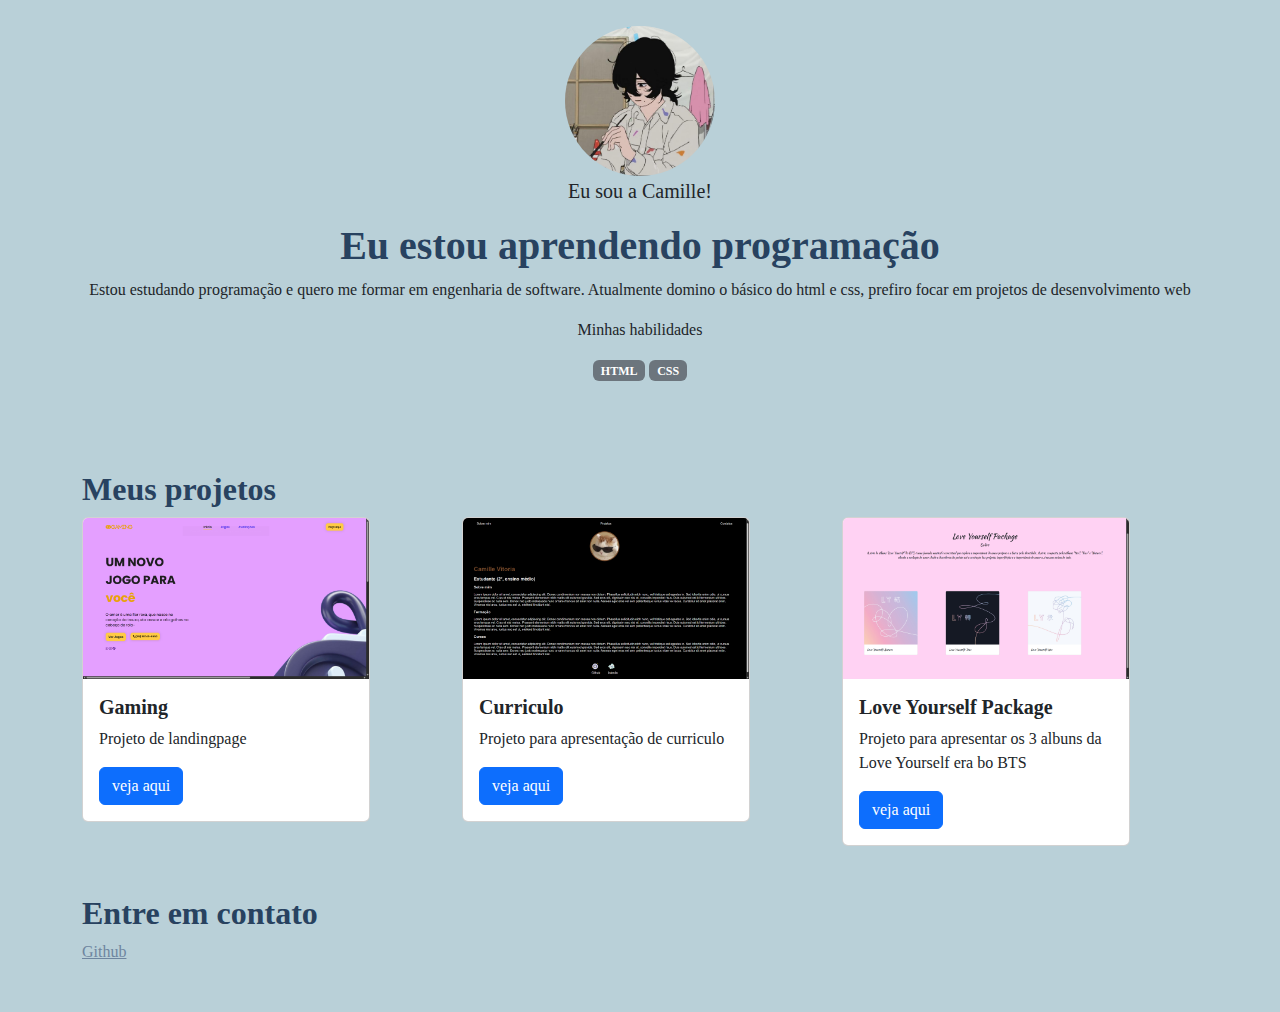
<file: index.html>
<!DOCTYPE html>
<html lang="pt-br">

<head>
  <meta charset="UTF-8">
    <meta name="viewport" content="width=device-width, initial-scale=1.0">
    <link href="https://cdn.jsdelivr.net/npm/bootstrap@5.3.2/dist/css/bootstrap.min.css" rel="stylesheet">
    <link rel="stylesheet" href="https://cdn.jsdelivr.net/npm/bootstrap-icons@1.11.3/font/bootstrap-icons.min.css">
    <link rel="stylesheet" href="style.css">
    <title>Meu portfólio</title>
</head>

<script>
  src = "https://cdn.jsdelivr.net/npm/bootstrap@5.3.3/dist/js/bootstrap.bundle.min.js"
  integrity = "sha384-YvpcrYf0tY3lHB60NNkmXc5s9fDVZLESaAA55NDzOxhy9GkcIdslK1eN7N6jIeHz"
  crossorigin = "anonymous"
</script>

<body>
  <header class="container text-center">
    <img src="img/perfil.png" alt="avatar" class="rounded-circle" width="150" height="150">
    <p class="lead">Eu sou a Camille!</p>
    <h1>Eu estou aprendendo programação</h1>
    <p>
      Estou estudando programação e quero me formar em engenharia de software. Atualmente domino o básico do html e css,
      prefiro focar em projetos de desenvolvimento web
    </p>
    <p>Minhas habilidades</p>
    <div>
      <p class="badge text-bg-secondary">HTML</p>
      <P class="badge text-bg-secondary">CSS</P>
    </div>
  </header>
  <main class="container mt-5">
    <h2>Meus projetos</h2>
    <div class="row">
      <div class="col-md-4">
        <div class="card" style="width: 18rem;">
          <img src="img/landingpage.png" class="card-img-top" alt="...">
          <div class="card-body">
            <h5 class="card-title">Gaming</h5>
            <p class="card-text">Projeto de landingpage</p>
            <a href="landingpage/index.html" class="btn btn-primary">veja aqui</a>
          </div>
        </div>
      </div>
      <div class="col-md-4">
        <div class="card" style="width: 18rem;">
          <img src="img/curriculo.png" class="card-img-top" alt="...">
          <div class="card-body">
            <h5 class="card-title">Curriculo</h5>
            <p class="card-text">Projeto para apresentação de curriculo</p>
            <a href="site aula de tecnologia/index.html" class="btn btn-primary">veja aqui</a>

          </div>
        </div>
      </div>
      <div class="col-md-4">
        <div class="card" style="width: 18rem;">
          <img src="img/Captura de tela 2025-06-30 000902.png" class="card-img-top" alt="...">
          <div class="card-body">
            <h5 class="card-title">Love Yourself Package</h5>
            <p class="card-text">Projeto para apresentar os 3 albuns da Love Yourself era bo BTS</p>
            <a href="love yourself package/index.html" class="btn btn-primary">veja aqui</a>

          </div>
        </div>
      </div>

  </main>

<footer class="container py-5">
  <h2>Entre em contato</h2>
  <a href="https://github.com/goominn">Github</a>
</footer>

</body>

</html>
</file>
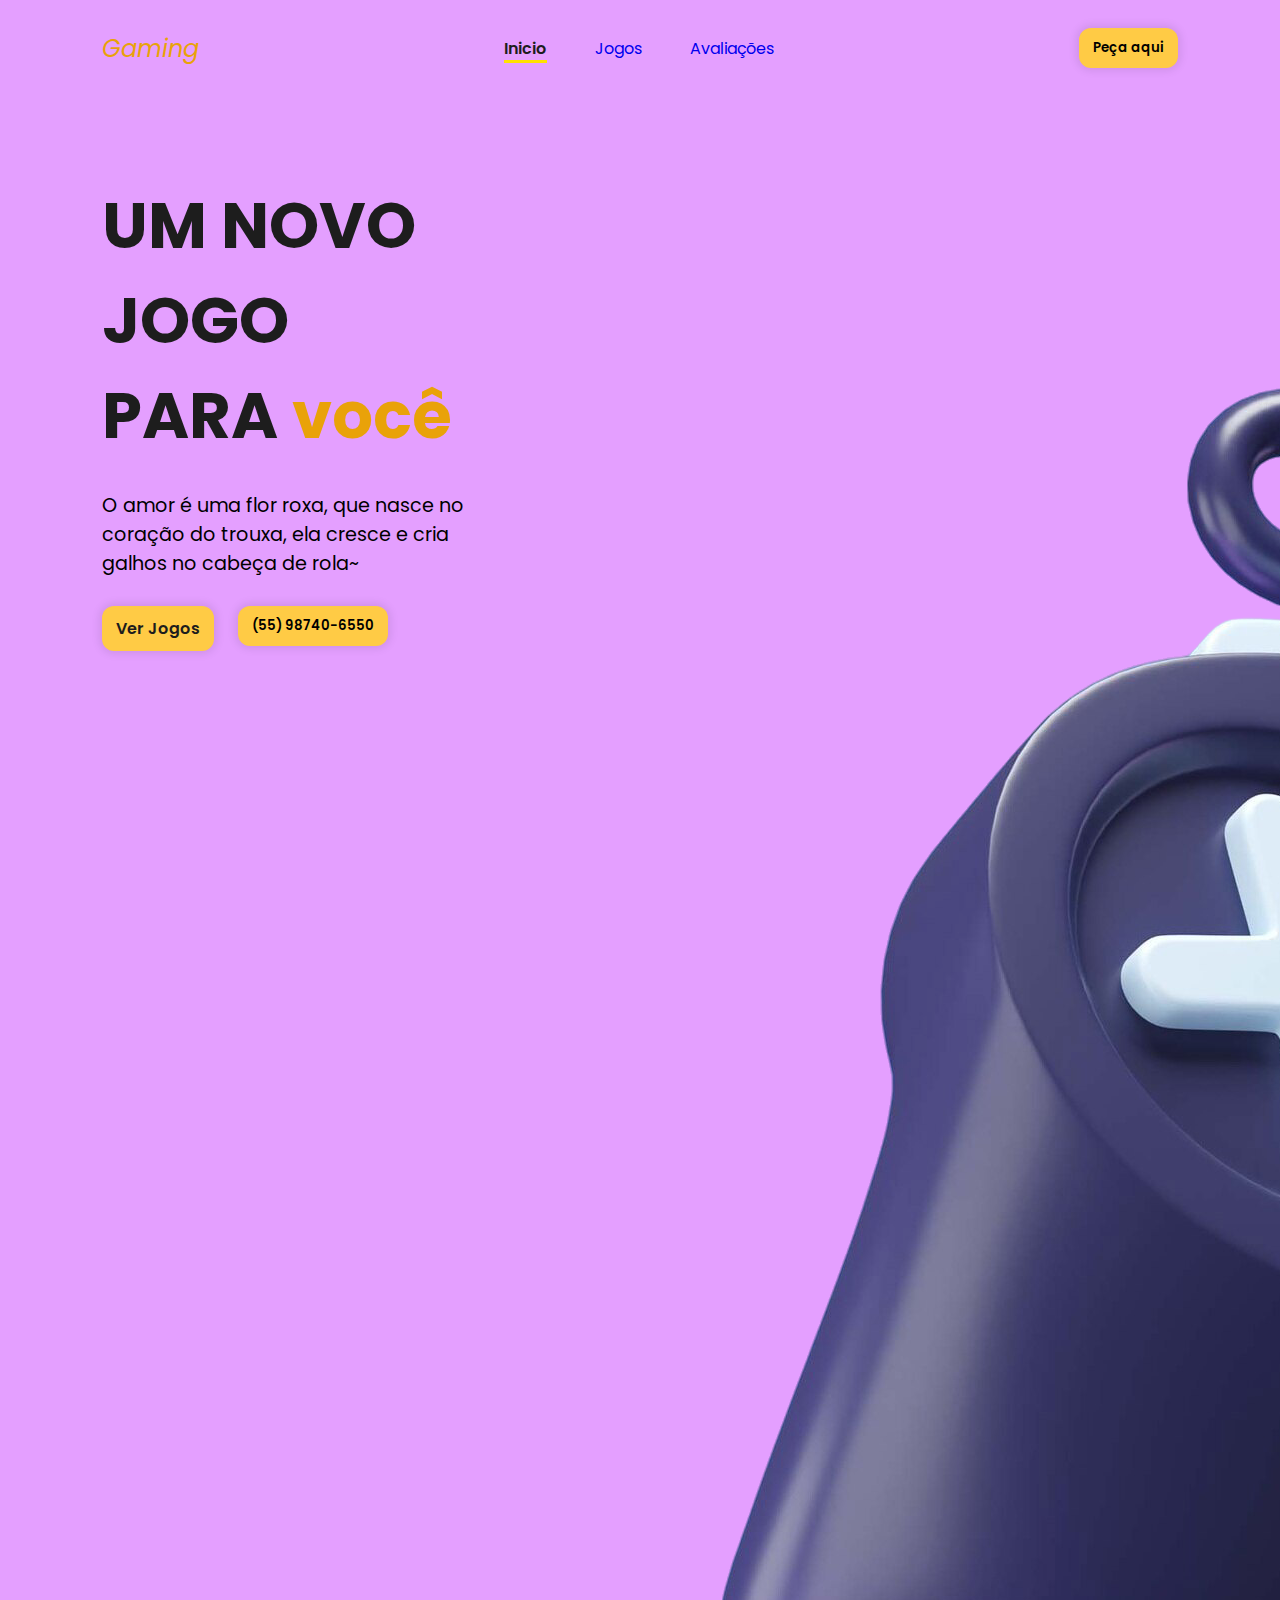
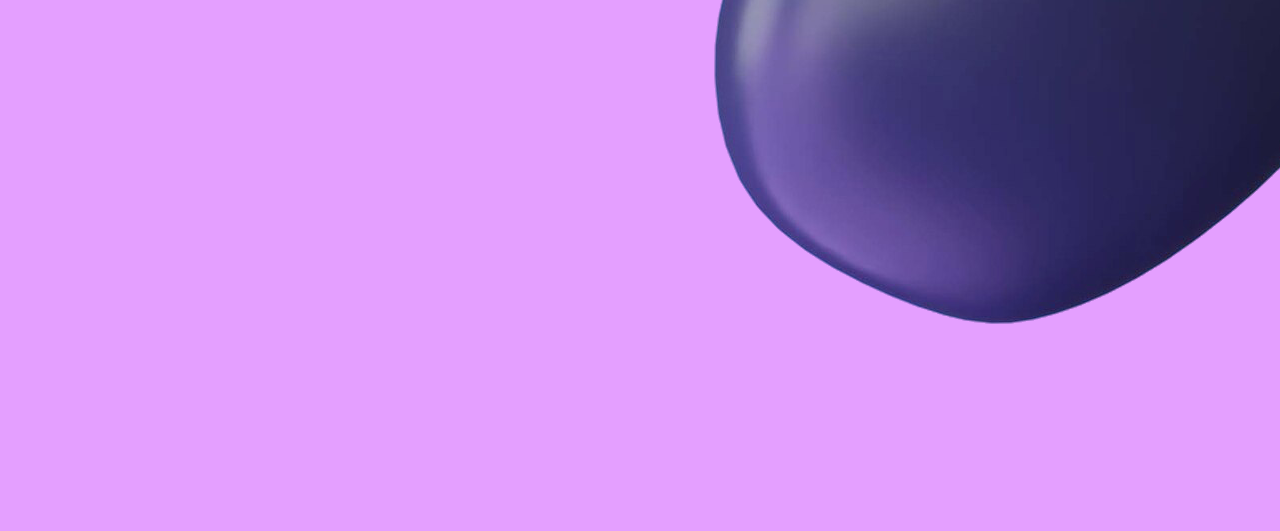
<file: landingpage/index.html>
<!DOCTYPE html>
<html lang="pt-br">
<head>
    <meta charset="UTF-8">
    <meta name="viewport" content="width=device-width, initial-scale=1.0">
    <title>landing page</title>
    <link rel="stylesheet" href="https://cdnjs.cloudflare.com/ajax/libs/font-awesome/6.7.1/css/all.min.css" integrity="sha512-5Hs3dF2AEPkpNAR7UiOHba+lRSJNeM2ECkwxUIxC1Q/FLycGTbNapWXB4tP889k5T5Ju8fs4b1P5z/iB4nMfSQ==" crossorigin="anonymous" referrerpolicy="no-referrer" />
    <link rel="stylesheet" href="src/styles/styles.css">
    <link rel="stylesheet" href="src/styles/header.css">
    <link rel="stylesheet" href="src/styles/home.css">
    
    <script src="https://cdnjs.cloudflare.com/ajax/libs/jquery/3.7.1/jquery.min.js" integrity="sha512-v2CJ7UaYy4JwqLDIrZUI/4hqeoQieOmAZNXBeQyjo21dadnwR+8ZaIJVT8EE2iyI61OV8e6M8PP2/4hpQINQ/g==" crossorigin="anonymous" referrerpolicy="no-referrer"></script>
</head>
<body>
    <header>
        <nav id="navbar">
            <i class="fa-solid fa-gamepad" id="nav_logo">Gaming</i>
            <ul id="nav_list">
                <li class="nav-item active">
                    <a href="#home">Inicio</a>
                </li>
                <li class="nav_item">
                    <a href="#menu">Jogos</a>
                </li>
                <li class="nav_item">
                    <a href="#testmonials">Avaliações</a>
                </li>
            </ul>
            <button class="btn-default">
                Peça aqui
            </button>
            <button id="mobile-btn">
                <i class="fa-solid fa-bars"></i>
            </button>
        </nav>
<div id="mobile-menu">
    <ul id="mobile_nav_list">
        <li class="nav_item">
            <a href="#home">Inicio</a>
        </li>
        <li class="nav_item">
            <a href="#menu">Jogos</a>
        </li>
        <li class="nav_item">
            <a href="#testmonials">Avaliações</a>
        </li>
    </ul>
    <button class="btn-default">
        Compre Aqui
    </button>
</div>

    </header>
    <main>
        <section id="home">
             <div class="shape"></div>
            <div id="cta">
<h1 class="title">
    UM NOVO JOGO PARA <span>você</span>
</h1>

<p class="description">
    O amor é uma flor roxa, que nasce no coração do trouxa, ela cresce e cria galhos no cabeça de rola~
</p>
<div id="cta-buttons">
    <a href="#" class="btn-default">Ver Jogos</a>
    <a href="tel:+123456789" id="phone_number">
        <button class="btn-default">
            <i class="fa-solid fa-phone"></i>
            (55) 98740-6550
        </button>
    </a>
</div>
<div class="social-media-buttons">
    <a href="">
        <i class="fa-brands fa-whatsapp"></i>
    </a>
    <a href="">
        <i class="fa-brands fa-instagram"></i>
    </a>
    <a href="">
        <i class="fa-brands fa-facebook"></i>
    </a>  
</div>
            </div>

            <div id="banner">
<img src="src/images/ilustracao-3d-do-controlador-de-jogos-de-brinquedo-infantil.png" alt="">
            </div>
        </section>
    </main>


    <script src="src/javascript/script.js"></script>
</body>
</html>
</file>
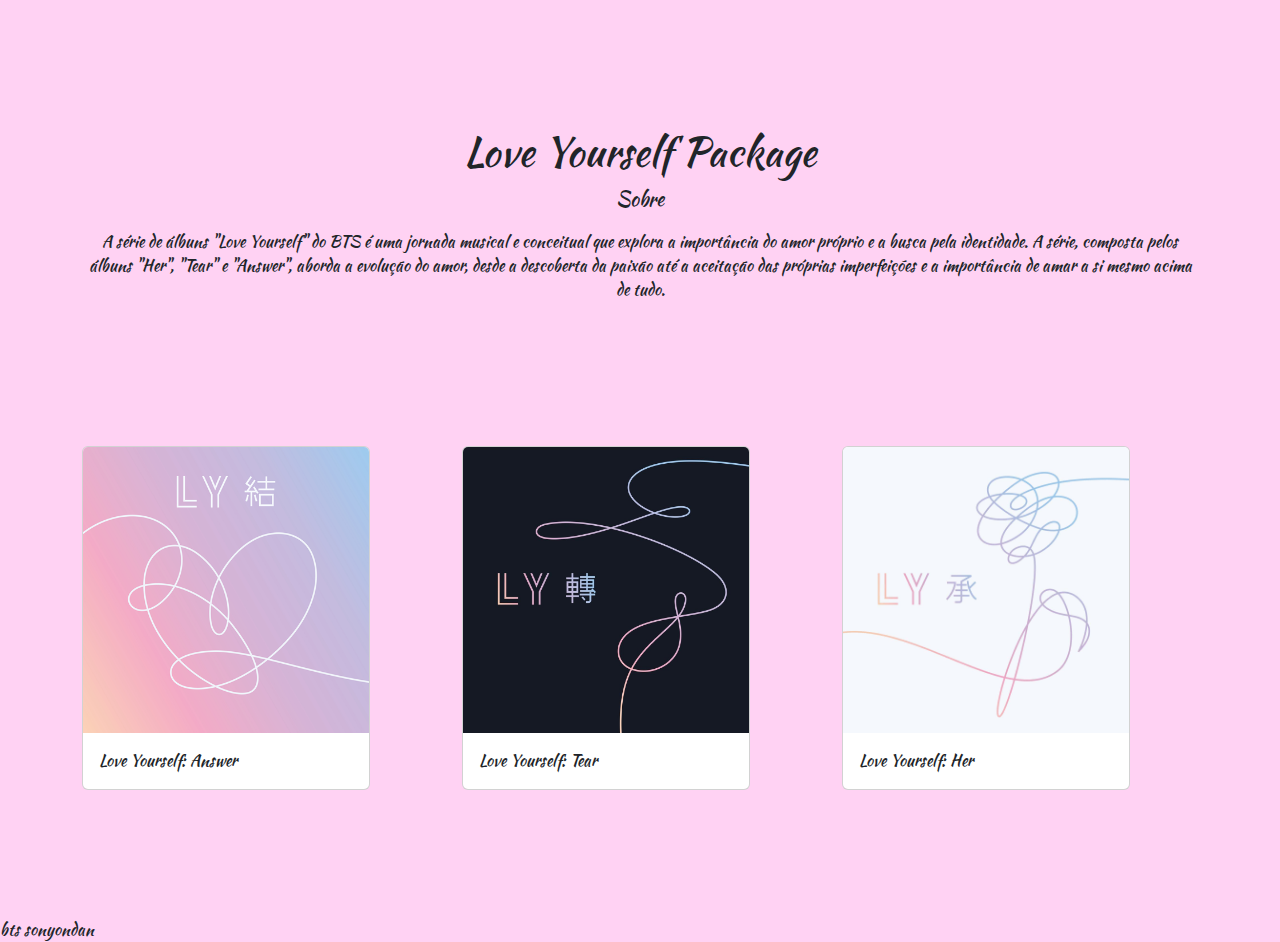
<file: love yourself package/index.html>
<!DOCTYPE html>
<html lang="pt-br">

<head>
    <meta charset="UTF-8">
    <meta name="viewport" content="width=device-width, initial-scale=1.0">
    <link href="https://cdn.jsdelivr.net/npm/bootstrap@5.3.2/dist/css/bootstrap.min.css" rel="stylesheet">
    <link rel="stylesheet" href="https://cdn.jsdelivr.net/npm/bootstrap-icons@1.11.3/font/bootstrap-icons.min.css">
    <link rel="stylesheet" href="style.css">
    <title>Love Yourself Package</title>
</head>

<script>
    src = "https://cdn.jsdelivr.net/npm/bootstrap@5.3.3/dist/js/bootstrap.bundle.min.js"
    integrity = "sha384-YvpcrYf0tY3lHB60NNkmXc5s9fDVZLESaAA55NDzOxhy9GkcIdslK1eN7N6jIeHz"
    crossorigin = "anonymous"
</script>


<body>
   
    <header class="container text-center">
        <h1>Love Yourself Package</h1>
        <p class="lead">Sobre</p>
        <p>A série de álbuns "Love Yourself" do BTS é uma jornada musical e conceitual que explora a importância do amor
            próprio e a busca pela identidade. A série, composta pelos álbuns "Her", "Tear" e "Answer", aborda a
            evolução do amor, desde a descoberta da paixão até a aceitação das próprias imperfeições e a importância de
            amar a si mesmo acima de tudo. </p>
    </header>
    <main class="container">
        <div class="row">
            <div class="col-md-4">
            <div class="card" style="width: 18rem;">
                <a href="subpage/answer.html"><img src="img/BTS_–_“love_yourself,_answer”.png" class="card-img-top"
                        alt="..."></a>
                <div class="card-body">
                    <p class="card-text">Love Yourself: Answer</p>
                </div>
            </div>
        </div>
        
        
            <div class="col-md-4">
            <div class="card" style="width: 18rem;">
                <a href="subpage/tear.html"><img src="img/tear.jpg" class="card-img-top" alt="..."></a>
                <div class="card-body">
                    <p class="card-text">Love Yourself: Tear</p>
                </div>
            </div>
        </div>
        

        
            <div class="col-md-4">
                <div class="card" style="width: 18rem;">
                    <a href="subpage/her.html"><img src="img/her.jpg" class="card-img-top" alt="..."></a>
                    <div class="card-body">
                        <p class="card-text">Love Yourself: Her</p>
                    </div>
                </div>
            </div>
        </div>
    </main>
    <footer>
        bts sonyondan
    </footer>
</body>

</html>
</file>
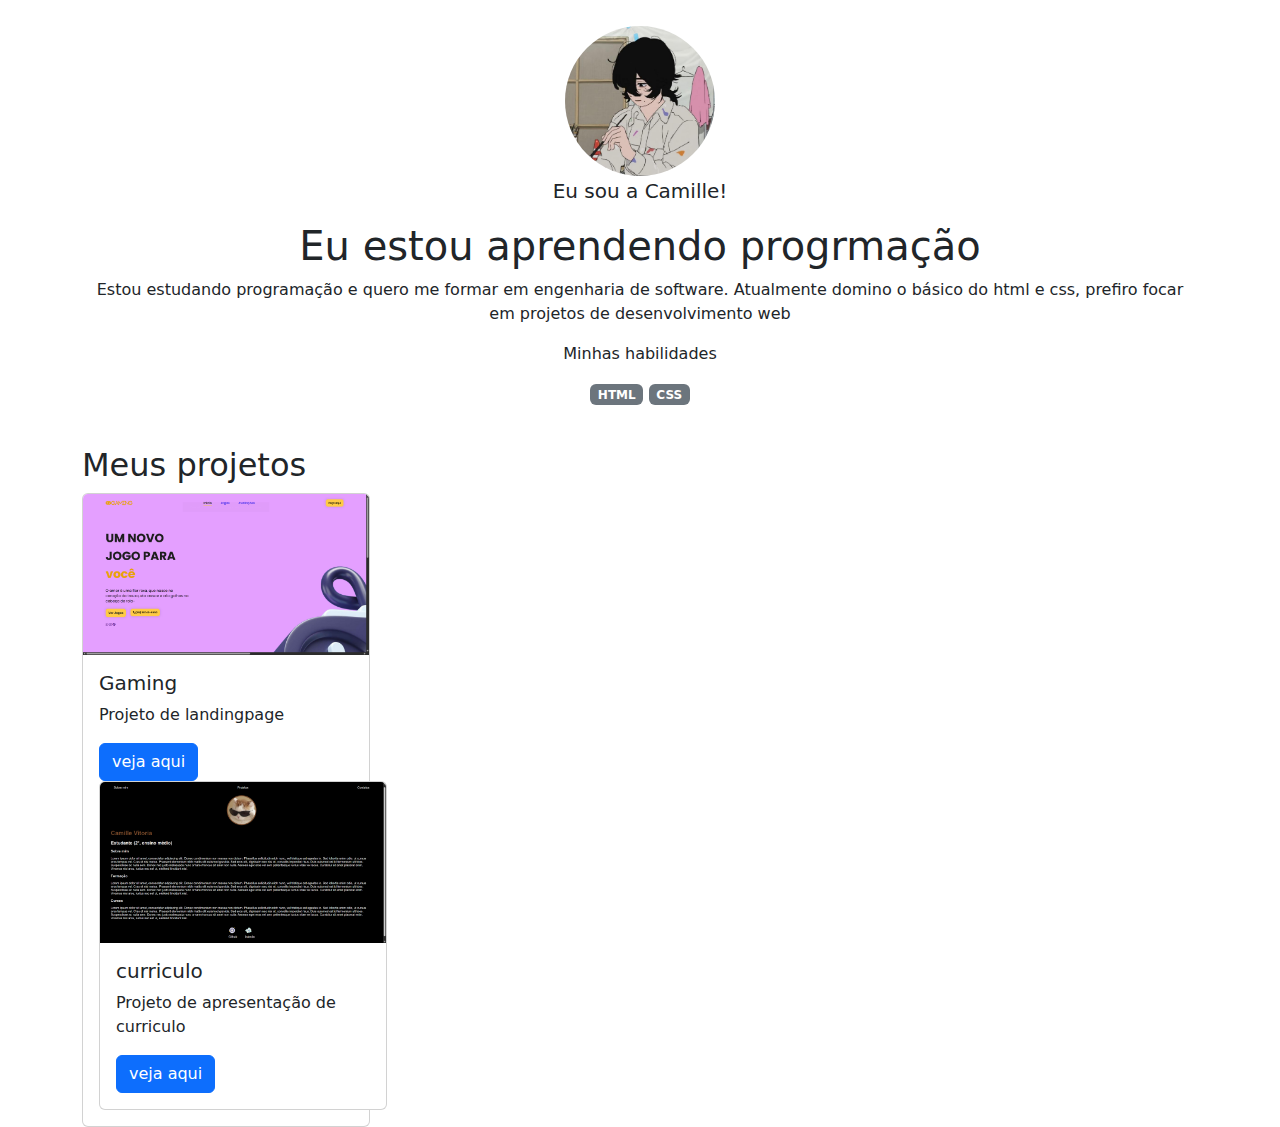
<file: portfolio/index.html>
<!DOCTYPE html>
<html lang="pt-br">
<head>
    <meta charset="UTF-8">
    <meta name="viewport" content="width=device-width, initial-scale=1.0">
    <link rel="stylesheet" href="style.css">
    
  <link href="https://cdn.jsdelivr.net/npm/bootstrap@5.3.3/dist/css/bootstrap.min.css" rel="stylesheet" integrity="sha384-QWTKZyjpPEjISv5WaRU9OFeRpok6YctnYmDr5pNlyT2bRjXh0JMhjY6hW+ALEwIH"  crossorigin="anonymous"  />
    <title>Portifolio</title>
</head>

<script>
     src="https://cdn.jsdelivr.net/npm/bootstrap@5.3.3/dist/js/bootstrap.bundle.min.js"
    integrity="sha384-YvpcrYf0tY3lHB60NNkmXc5s9fDVZLESaAA55NDzOxhy9GkcIdslK1eN7N6jIeHz"
    crossorigin="anonymous"
</script>
<body>
    <header class="container text-center">
    <img src="img/perfil.png" alt="avatar" class="rounded-circle" width="150" height="150">
    <p class="lead">Eu sou a Camille!</p>
    <h1>Eu estou aprendendo progrmação</h1>
    <p>
        Estou estudando programação e quero me formar em engenharia de software. Atualmente domino o básico do html e css, prefiro focar em projetos de desenvolvimento web
    </p>
    <p>Minhas habilidades</p>
    <div>
        <p class="badge text-bg-secondary">HTML</p>
        <P class="badge text-bg-secondary">CSS</P>
    </div>
</header>
<main class="container">
    <h2>Meus projetos</h2>
    <div class="row">
        <div class="col-md-4">
            <div class="card" style="width: 18rem;">
  <img src="img/landingpage.png" class="card-img-top" alt="...">
  <div class="card-body">
    <h5 class="card-title">Gaming</h5>
    <p class="card-text">Projeto de landingpage</p>
    <a href="landingpage/index.html" class="btn btn-primary">veja aqui</a>
    <div class="card" style="width: 18rem;">
  <img src="img/curriculo.png" class="card-img-top" alt="...">
  <div class="card-body">
    <h5 class="card-title">curriculo</h5>
    <p class="card-text">Projeto de apresentação de curriculo</p>
    <a href="site aula de tecnologia/index.html" class="btn btn-primary">veja aqui</a>
  </div>
</div>
        </div>
    </div>

</main>
</body>
</html>
</file>
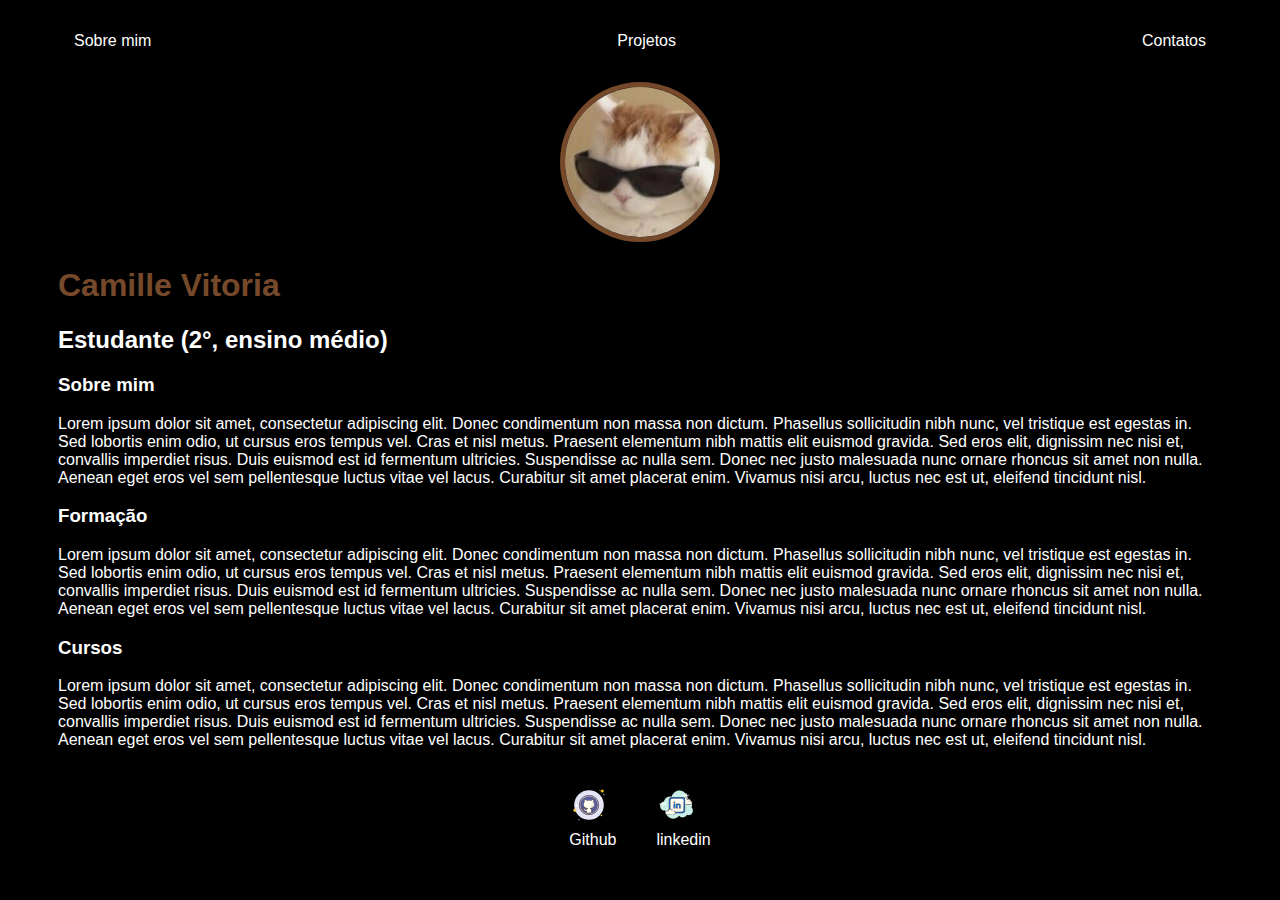
<file: site aula de tecnologia/index.html>
<!DOCTYPE html>
<html lang="PT-BR">
<head>
    <meta charset="UTF-8">
    <meta name="viewport" content="width=device-width, initial-scale=1.0">
    <title>Curriculo Camille</title>
    <link rel="stylesheet" href="index.css">
</head>
<body>
  <div class="contener">
    <nav>
         <ul>
             <li>
                 <a href="index.html">Sobre mim</a>
                
             </li>
             <li>
                <a href="project.html">Projetos</a>
               
            </li>
            <li>
                <a href="contact.html">Contatos</a>
               
            </li>

        </ul>
    </nav> 

<header>

    <div class="center">
        <img src="./img/92c90b01bef424d5649cba22b2f7dba3.jpg"></img>
    </div>

<h1>Camille Vitoria</h1>
<h2>Estudante (2°, ensino médio)</h2>
</header>

<main>
 <section>
    <h3>Sobre mim</h3>
    <p>Lorem ipsum dolor sit amet, consectetur adipiscing elit. Donec condimentum non massa non dictum. Phasellus sollicitudin nibh nunc, vel tristique est egestas in. Sed lobortis enim odio, ut cursus eros tempus vel. Cras et nisl metus. Praesent elementum nibh mattis elit euismod gravida. Sed eros elit, dignissim nec nisi et, convallis imperdiet risus. Duis euismod est id fermentum ultricies. Suspendisse ac nulla sem. Donec nec justo malesuada nunc ornare rhoncus sit amet non nulla. Aenean eget eros vel sem pellentesque luctus vitae vel lacus. Curabitur sit amet placerat enim. Vivamus nisi arcu, luctus nec est ut, eleifend tincidunt nisl.</p>
 </section>
 <section>
    <h3>Formação</h3>
    <p>Lorem ipsum dolor sit amet, consectetur adipiscing elit. Donec condimentum non massa non dictum. Phasellus sollicitudin nibh nunc, vel tristique est egestas in. Sed lobortis enim odio, ut cursus eros tempus vel. Cras et nisl metus. Praesent elementum nibh mattis elit euismod gravida. Sed eros elit, dignissim nec nisi et, convallis imperdiet risus. Duis euismod est id fermentum ultricies. Suspendisse ac nulla sem. Donec nec justo malesuada nunc ornare rhoncus sit amet non nulla. Aenean eget eros vel sem pellentesque luctus vitae vel lacus. Curabitur sit amet placerat enim. Vivamus nisi arcu, luctus nec est ut, eleifend tincidunt nisl.</p>
 </section>
 <section>
    <h3>Cursos</h3>
    <p>Lorem ipsum dolor sit amet, consectetur adipiscing elit. Donec condimentum non massa non dictum. Phasellus sollicitudin nibh nunc, vel tristique est egestas in. Sed lobortis enim odio, ut cursus eros tempus vel. Cras et nisl metus. Praesent elementum nibh mattis elit euismod gravida. Sed eros elit, dignissim nec nisi et, convallis imperdiet risus. Duis euismod est id fermentum ultricies. Suspendisse ac nulla sem. Donec nec justo malesuada nunc ornare rhoncus sit amet non nulla. Aenean eget eros vel sem pellentesque luctus vitae vel lacus. Curabitur sit amet placerat enim. Vivamus nisi arcu, luctus nec est ut, eleifend tincidunt nisl.</p>
 </section>
</main>

<footer>
<a href="https://github.com/goominn" target="_blank" rel="noopener noreferrer">
    <img src="./img/icons8-github (1).svg">
    <p>Github</p>
</a>
<a href="https://www.linkedin.com/in/camille-vitoria-118278329/" target="_blank" rel="noopener noreferrer">
    <img src="./img/icons8-linkedin (1).svg ">
    <p>linkedin</p>
</a>

</footer>
</div>
</body>
</html>
</file>
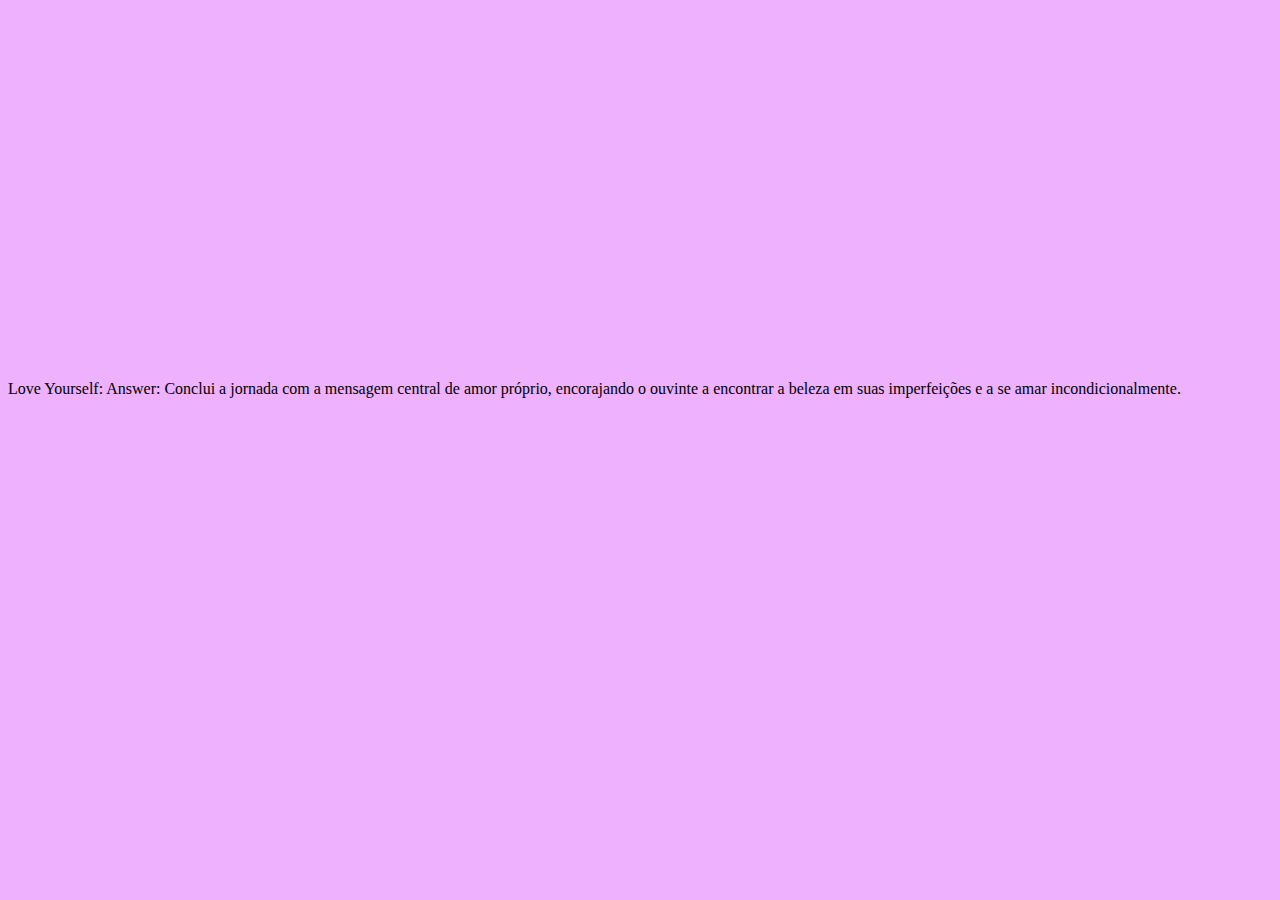
<file: love yourself package/subpage/answer.html>
<!DOCTYPE html>
<html lang="en">
<head>
    <meta charset="UTF-8">
    <meta name="viewport" content="width=device-width, initial-scale=1.0">
      <link rel="stylesheet" href="answer.css">
    <title>Document</title>
</head>
<body>
    <iframe style="border-radius:12px" src="https://open.spotify.com/embed/album/43wFM1HquliY3iwKWzPN4y?utm_source=generator" width="100%" height="352" frameBorder="0" allowfullscreen="" allow="autoplay; clipboard-write; encrypted-media; fullscreen; picture-in-picture" loading="lazy"></iframe>
    <p>Love Yourself: Answer:
                        Conclui a jornada com a mensagem central de amor próprio, encorajando o ouvinte a encontrar a
                        beleza em suas imperfeições e a se amar incondicionalmente. </p>
</body>
</html>
</file>
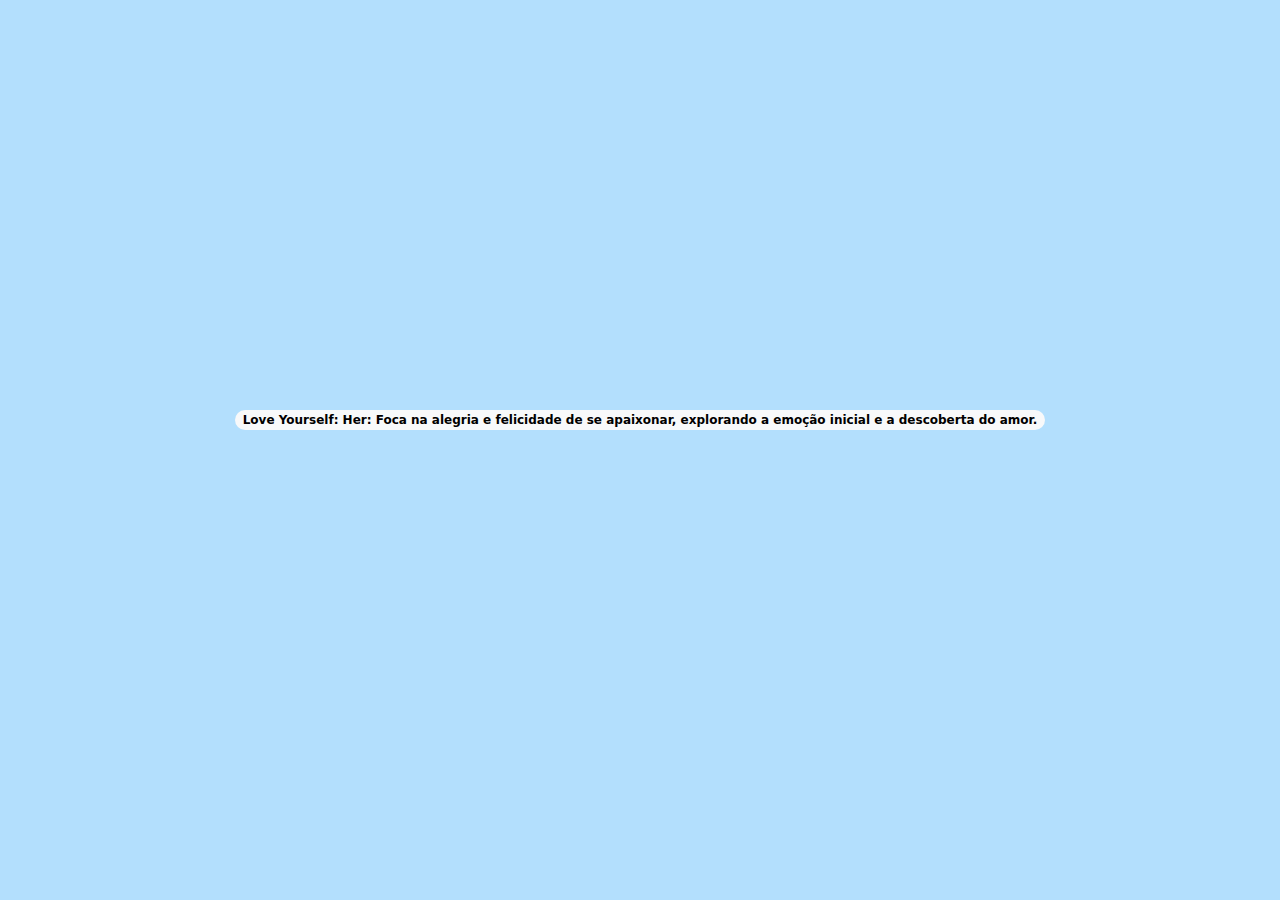
<file: love yourself package/subpage/her.html>
<!DOCTYPE html>
<html lang="en">
<head>
     <meta charset="UTF-8">
    <meta name="viewport" content="width=device-width, initial-scale=1.0">
    <link href="https://cdn.jsdelivr.net/npm/bootstrap@5.3.2/dist/css/bootstrap.min.css" rel="stylesheet">
    <link rel="stylesheet" href="https://cdn.jsdelivr.net/npm/bootstrap-icons@1.11.3/font/bootstrap-icons.min.css">

      <link rel="stylesheet" href="her.css">
    <title>Document</title>
</head>

<script>
    src = "https://cdn.jsdelivr.net/npm/bootstrap@5.3.3/dist/js/bootstrap.bundle.min.js"
    integrity = "sha384-YvpcrYf0tY3lHB60NNkmXc5s9fDVZLESaAA55NDzOxhy9GkcIdslK1eN7N6jIeHz"
    crossorigin = "anonymous"
</script>

<body class="mt-5">
   <iframe style="border-radius:12px" src="https://open.spotify.com/embed/album/07Rq17GzCnIdWJcyVHb57G?utm_source=generator" width="50%" height="352" frameBorder="0" allowfullscreen="" allow="autoplay; clipboard-write; encrypted-media; fullscreen; picture-in-picture" loading="lazy"></iframe>
  <br>
   <span class="badge rounded-pill text-bg-light">Love Yourself: Her:
                            Foca na alegria e felicidade de se apaixonar, explorando a emoção inicial e a descoberta do
                            amor.</span>

</body>

</html>
</file>
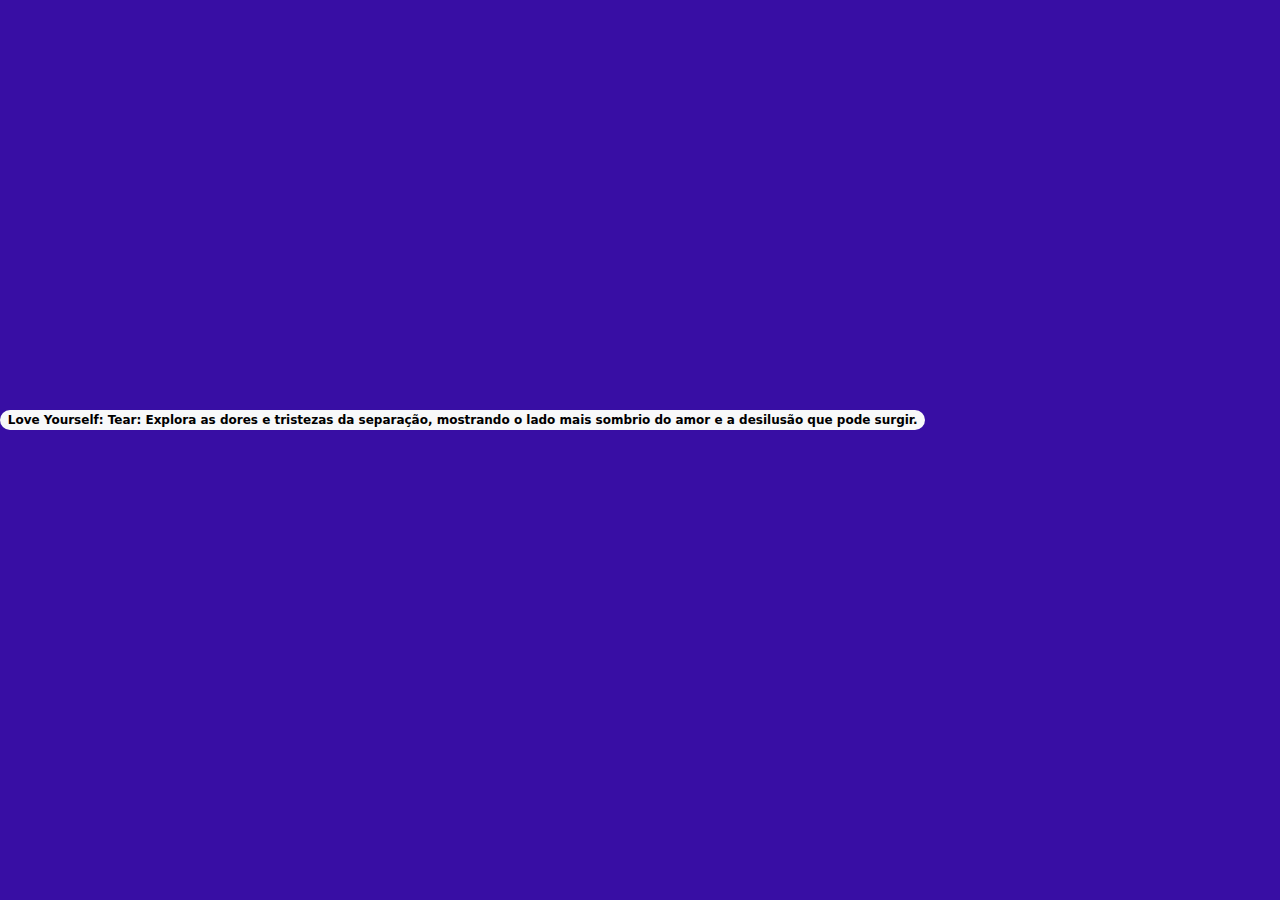
<file: love yourself package/subpage/tear.html>
<!DOCTYPE html>
<html lang="en">
<head>
     <meta charset="UTF-8">
    <meta name="viewport" content="width=device-width, initial-scale=1.0">
    <link href="https://cdn.jsdelivr.net/npm/bootstrap@5.3.2/dist/css/bootstrap.min.css" rel="stylesheet">
    <link rel="stylesheet" href="https://cdn.jsdelivr.net/npm/bootstrap-icons@1.11.3/font/bootstrap-icons.min.css">

      <link rel="stylesheet" href="tear.css">
    <title>Document</title>
</head>

<script>
    src = "https://cdn.jsdelivr.net/npm/bootstrap@5.3.3/dist/js/bootstrap.bundle.min.js"
    integrity = "sha384-YvpcrYf0tY3lHB60NNkmXc5s9fDVZLESaAA55NDzOxhy9GkcIdslK1eN7N6jIeHz"
    crossorigin = "anonymous"
</script>

<body class="mt-5">
    <iframe style="border-radius:12px" src="https://open.spotify.com/embed/album/4NIqCxqP9o8Tp6tGLBqd8O?utm_source=generator" width="50%" height="352" frameBorder="0" allowfullscreen="" allow="autoplay; clipboard-write; encrypted-media; fullscreen; picture-in-picture" loading="lazy"></iframe>
   <span class="badge rounded-pill text-bg-light">Love Yourself: Tear:
                        Explora as dores e tristezas da separação, mostrando o lado mais sombrio do amor e a desilusão
                        que pode surgir.</span>

</body>
</html>
</file>
<file: style.css>
@import url('https://fonts.googleapis.com/css2?family=Chakra+Petch:ital,wght@0,300;0,400;0,500;0,600;0,700;1,300;1,400;1,500;1,600;1,700&display=swap');


:root {
    --cor-principal: #6E859F;
    --cor-secundaria: #284260;
    --cor-destaque: #5787e8;
    --cor-background:#b9d0d8;
}

body {
    font-family: "Kaushan Script", cursive;
    background-color: var(--cor-background);
}

h1, h2, h5 {
    color: var(--cor-secundaria);
    font-weight: 700;
}

footer a {
    color: var(--cor-principal)
}

footer a:hover {
    color: var(--cor-destaque);
}

header{
    padding: 2%;
}
</file>
<file: landingpage/src/styles/styles.css>
@import url('https://fonts.googleapis.com/css2?family=Poppins:ital,wght@0,100;0,200;0,300;0,400;0,500;0,600;0,700;0,800;0,900;1,100;1,200;1,300;1,400;1,500;1,600;1,700;1,800;1,900&display=swap');
*{
    font-family: "Poppins", sans-serif;
    margin: 0%;
    padding:0%;
    box-sizing: border-box;
    text-decoration: none;
}

body{
    background-color: #e49fff;
}

section {
    padding: 28px 8%;
}

.btn-default {
    border:none;
    display: flex;
    align-items: center;
    background-color: #ffcb45;
    border-radius: 12px;
    padding: 10px 14px;
    font-weight: 600;       
    box-shadow:0px 0px 10px 2px rgba(0, 0, 0, 0.1);
    cursor: pointer;
    transition: background-color .3s ease;
}

.btn-default:hover {
    background-color: #f8d477;
}
</file>
<file: landingpage/src/styles/header.css>
header {
width: 100%;
padding: 28px 8%;
}

#navbar {
    width:100%;
    display: flex;
    align-items: center;
    justify-content: space-between;
}

#nav_logo {
    font-size: 24px;
    color: #e9a209;
}

 #nav_list {
display: flex;
list-style: none;
gap: 48px;
 }

 .nav-item a {
    text-decoration:none ;
    color: #1d1d1dad;
    font-weight: 600;
 }

 .nav-item.active a {
color: #1d1d1d;
border-bottom: 3px solid #ffe100;
 }

 #mobile-btn {
    display: none;
 }

 #mobile-menu {
    display: none;
 }

 @media screen and (max-width: 900px) {
    #nav_list, #navbar .btn-default {
        display: none;
    }
 

 #mobile-btn {
    display: block;
    border: none;
    background-color: transparent;
    font-size: 1.5rem;
    cursor: pointer;
 }
  }

  #mobile-menu.active {
   display: flex;
   flex-direction: column;
   align-items: center;
  }

  #mobile_nav_list {
   display: flex;
   flex-direction: column;
   gap: 12px;
   margin: 12px 0px;
  }

  #mobile_nav_list .nav_item {
   list-style: none;
   text-align: center;
  }

 #banner{
   size: 12px;
   width:12px ;
   height: 12px;

 }
</file>
<file: landingpage/src/styles/home.css>
#home {
    display: flex;
    min-height: calc(100vh - 92.8px);
}

#cta {
    width:35% ;
    display: flex;
    flex-direction: column;
    gap: 28px;
    margin-top: 5%;
}

#cta .title {
    font-size:4rem;
    color: #1d1d1d;
}

span{
    color: #e9a209;
}

#cta .description{
    font-size: 1.2rem;
}

#cta-buttons {
    display: flex;
    gap: 24px;
}

#cta-buttons a {
    text-decoration: none;
    color: #1d1d1d;
}

#phone-button {
    display: flex;
    gap: 8px;
    align-items: center;
    background-color: #ffffff;
    padding: 8px 14px;
    font-weight: 500;
    box-shadow: 0px 0px 12px 4px rgba(0, 0, 0, 0.1)
}
</file>
<file: love yourself package/style.css>
@import url('https://fonts.googleapis.com/css2?family=Kaushan+Script&display=swap');

 
 :root {
    --cor-principal: #6E859F;
    --cor-secundaria: #284260;
    --cor-destaque: #5787e8;
    --cor-background: #ffd2f3;
 }

header{
    padding: 10%;
}


body {
    font-family: "Kaushan Script", cursive;
    background-color:var(--cor-background)
    
}
footer{
    padding-top: 10%;
}
</file>
<file: portfolio/style.css>
header{
    padding: 2%;
}

body{
    background-color: antiquewhite;
}
</file>
<file: site aula de tecnologia/index.css>
body{
   background-color: black;
   color: white;
   font-family: Arial, Helvetica, sans-serif;
}

ul{
display: flex;
justify-content: space-between;
list-style-type: none;
align-items: center;
padding: 16px;
}

a {
    color: white;
    text-decoration: none;
}

header img {
    width: 150px;
    height: 150px;
    border-radius: 50%;
    border: 5px solid rgb(117 73 42);
}

.center {
    text-align: center;
}

h1 {
    color:  rgb(117 73 42);
}

footer img{
    width: 40px;
    height: 40px;
}

footer{
    display: flex;
    justify-content: center;
   
}

footer a{
    margin: 20px;

}

footer p{
    margin-top: 2px;
    text-align: center;
}

.contener {
    padding: 0px 50px;
}

nav a:hover{
    color:  rgb(117 73 42);
}
</file>
<file: love yourself package/subpage/answer.css>
body{
    background-color: rgb(237, 177, 253);
}
</file>
<file: love yourself package/subpage/her.css>
body{
    background-color: rgb(179, 223, 253);
    text-align: center;
}
</file>
<file: love yourself package/subpage/tear.css>
body{
    background-color: rgb(56, 14, 164);
}
</file>
